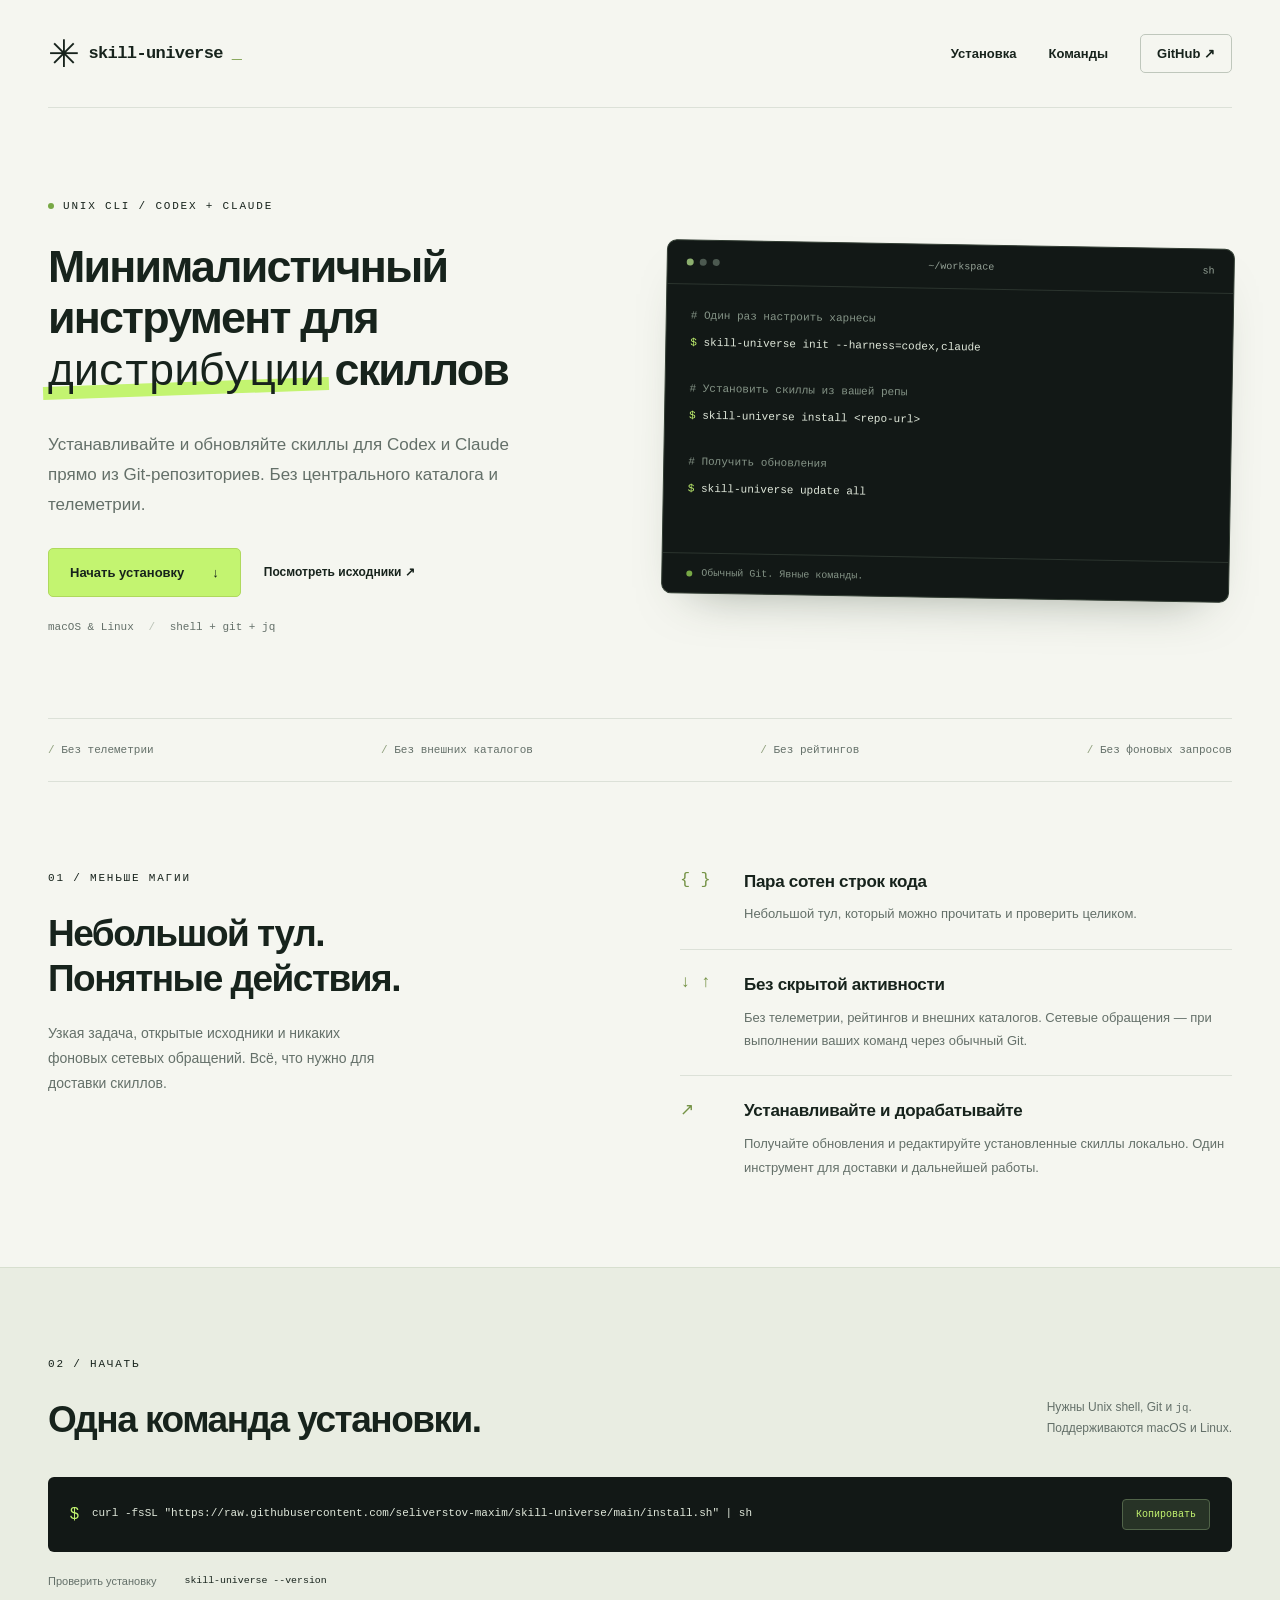
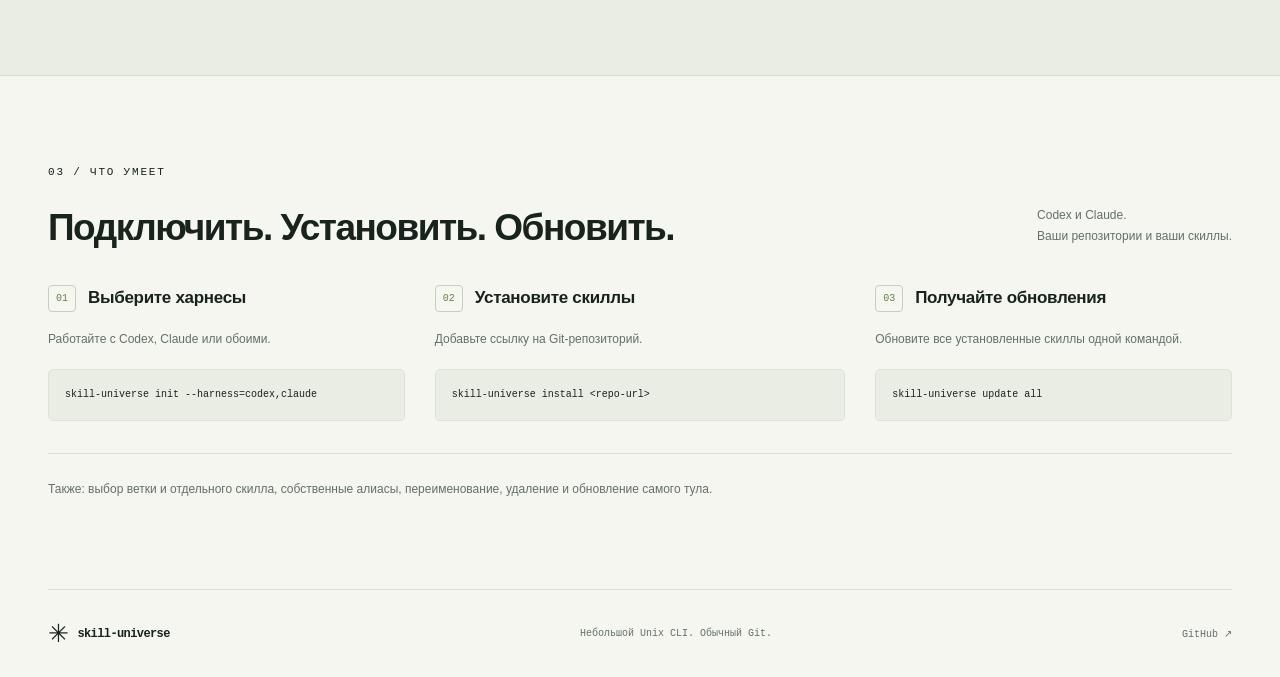
<file: site/index.html>
<!doctype html>
<html lang="ru">
<head>
  <meta charset="utf-8">
  <meta name="viewport" content="width=device-width, initial-scale=1">
  <title>Skill Universe — Git CLI для скиллов Codex и Claude</title>
  <meta name="description" content="Простой Unix CLI для установки и обновления AI-скиллов в Codex и Claude. Небольшой открытый код, без телеметрии и фоновых запросов. macOS и Linux.">
  <meta name="theme-color" content="#121816">
  <link rel="canonical" href="https://seliverstov-maxim.github.io/skill-universe/">
  <meta property="og:type" content="website">
  <meta property="og:locale" content="ru_RU">
  <meta property="og:title" content="Skill Universe — минималистичный инструмент для дистрибуции скиллов">
  <meta property="og:description" content="Устанавливайте и обновляйте скиллы для Codex и Claude прямо из Git-репозиториев. Без центрального каталога и телеметрии.">
  <meta property="og:url" content="https://seliverstov-maxim.github.io/skill-universe/">
  <meta name="twitter:card" content="summary">
  <link rel="icon" href="icon.svg" type="image/svg+xml">
  <link rel="stylesheet" href="style.css">
  <script type="application/ld+json">
  {"@context":"https://schema.org","@type":"SoftwareSourceCode","name":"Skill Universe","description":"Unix CLI для установки и обновления скиллов из Git-репозиториев в Codex и Claude.","codeRepository":"https://github.com/seliverstov-maxim/skill-universe","url":"https://seliverstov-maxim.github.io/skill-universe/","programmingLanguage":"Shell","runtimePlatform":"macOS, Linux","inLanguage":"ru"}
  </script>
</head>
<body>
<a class="skip" href="#main">К содержимому</a>
<header class="header wrap">
  <a class="brand" href="#" aria-label="Skill Universe — начало"><span class="mark" aria-hidden="true">✳</span> skill-universe<span class="cursor" aria-hidden="true">_</span></a>
  <nav aria-label="Навигация"><a href="#install">Установка</a><a href="#usage">Команды</a><a class="repo-link" href="https://github.com/seliverstov-maxim/skill-universe">GitHub <span aria-hidden="true">↗</span></a></nav>
</header>
<main id="main">
  <section class="hero wrap" aria-labelledby="title">
    <div class="hero-copy">
      <p class="eyebrow"><span class="status-dot"></span> UNIX CLI / CODEX + CLAUDE</p>
      <h1 id="title" class="descriptive-title">Минималистичный инструмент для <span class="git-word">дистрибуции<span class="underline" aria-hidden="true"></span></span> скиллов</h1>
      <p class="lead">Устанавливайте и обновляйте скиллы для Codex и Claude прямо из Git-репозиториев. Без центрального каталога и телеметрии.</p>
      <div class="actions"><a class="button primary" href="#install">Начать установку <span aria-hidden="true">↓</span></a><a class="text-link" href="https://github.com/seliverstov-maxim/skill-universe">Посмотреть исходники ↗</a></div>
      <p class="platforms">macOS &amp; Linux <span>/</span> shell + git + jq</p>
    </div>
    <div class="terminal hero-terminal" aria-label="Пример работы Skill Universe">
      <div class="terminal-bar"><span class="terminal-dots" aria-hidden="true"><i></i><i></i><i></i></span><span>~/workspace</span><span>sh</span></div>
      <div class="terminal-body">
        <p class="terminal-note"># Один раз настроить харнесы</p>
        <pre><code><span class="prompt">$</span> skill-universe init --harness=codex,claude</code></pre>
        <p class="terminal-note"># Установить скиллы из вашей репы</p>
        <pre><code><span class="prompt">$</span> skill-universe install &lt;repo-url&gt;</code></pre>
        <p class="terminal-note"># Получить обновления</p>
        <pre><code><span class="prompt">$</span> skill-universe update all</code></pre>
      </div>
      <div class="terminal-footer"><span class="status-dot"></span> Обычный Git. Явные команды.</div>
    </div>
  </section>
  <div class="principles wrap" aria-label="Принципы инструмента"><span>Без телеметрии</span><span>Без внешних каталогов</span><span>Без рейтингов</span><span>Без фоновых запросов</span></div>
  <section class="why wrap section" aria-labelledby="why-title">
    <div class="section-intro"><p class="eyebrow">01 / МЕНЬШЕ МАГИИ</p><h2 id="why-title">Небольшой тул.<br>Понятные действия.</h2><p>Узкая задача, открытые исходники и никаких фоновых сетевых обращений. Всё, что нужно для доставки скиллов.</p></div>
    <div class="reasons">
      <article><span class="reason-symbol" aria-hidden="true">{ }</span><div><h3>Пара сотен строк кода</h3><p>Небольшой тул, который можно прочитать и проверить целиком.</p></div></article>
      <article><span class="reason-symbol" aria-hidden="true">↓ ↑</span><div><h3>Без скрытой активности</h3><p>Без телеметрии, рейтингов и внешних каталогов. Сетевые обращения — при выполнении ваших команд через обычный Git.</p></div></article>
      <article><span class="reason-symbol" aria-hidden="true">↗</span><div><h3>Устанавливайте и дорабатывайте</h3><p>Получайте обновления и редактируйте установленные скиллы локально. Один инструмент для доставки и дальнейшей работы.</p></div></article>
    </div>
  </section>
  <section id="install" class="install-section section" aria-labelledby="install-title">
    <div class="wrap">
      <div class="section-heading"><div><p class="eyebrow">02 / НАЧАТЬ</p><h2 id="install-title">Одна команда установки.</h2></div><p>Нужны Unix shell, Git и <code>jq</code>.<br>Поддерживаются macOS и Linux.</p></div>
      <div class="install-command"><span class="prompt" aria-hidden="true">$</span><pre><code id="install-code">curl -fsSL "https://raw.githubusercontent.com/seliverstov-maxim/skill-universe/main/install.sh" | sh</code></pre><button type="button" id="copy" hidden>Копировать</button></div>
      <div class="verify"><span>Проверить установку</span><code>skill-universe --version</code></div>
    </div>
  </section>
  <section id="usage" class="wrap section usage" aria-labelledby="usage-title">
    <div class="section-heading"><div><p class="eyebrow">03 / ЧТО УМЕЕТ</p><h2 id="usage-title">Подключить. Установить. Обновить.</h2></div><p>Codex и Claude.<br>Ваши репозитории и ваши скиллы.</p></div>
    <div class="steps">
      <article class="step"><div class="step-title"><span class="step-number">01</span><h3>Выберите харнесы</h3></div><p>Работайте с Codex, Claude или обоими.</p><pre><code>skill-universe init --harness=codex,claude</code></pre></article>
      <article class="step"><div class="step-title"><span class="step-number">02</span><h3>Установите скиллы</h3></div><p>Добавьте ссылку на Git-репозиторий.</p><pre><code>skill-universe install &lt;repo-url&gt;</code></pre></article>
      <article class="step"><div class="step-title"><span class="step-number">03</span><h3>Получайте обновления</h3></div><p>Обновите все установленные скиллы одной командой.</p><pre><code>skill-universe update all</code></pre></article>
    </div>
    <p class="capabilities">Также: выбор ветки и отдельного скилла, собственные алиасы, переименование, удаление и обновление самого тула.</p>
  </section>
</main>
<footer class="footer wrap"><a class="brand" href="#"><span class="mark" aria-hidden="true">✳</span> skill-universe</a><p>Небольшой Unix CLI. Обычный Git.</p><a href="https://github.com/seliverstov-maxim/skill-universe">GitHub ↗</a></footer>
<script>
const button = document.getElementById('copy');
if (navigator.clipboard && window.isSecureContext) {
  button.hidden = false;
  button.addEventListener('click', async () => {
    try {
      await navigator.clipboard.writeText(document.getElementById('install-code').textContent);
      button.textContent = 'Скопировано ✓';
    } catch {
      button.textContent = 'Выделите команду вручную';
    }
  });
}
</script>
</body>
</html>
</file>
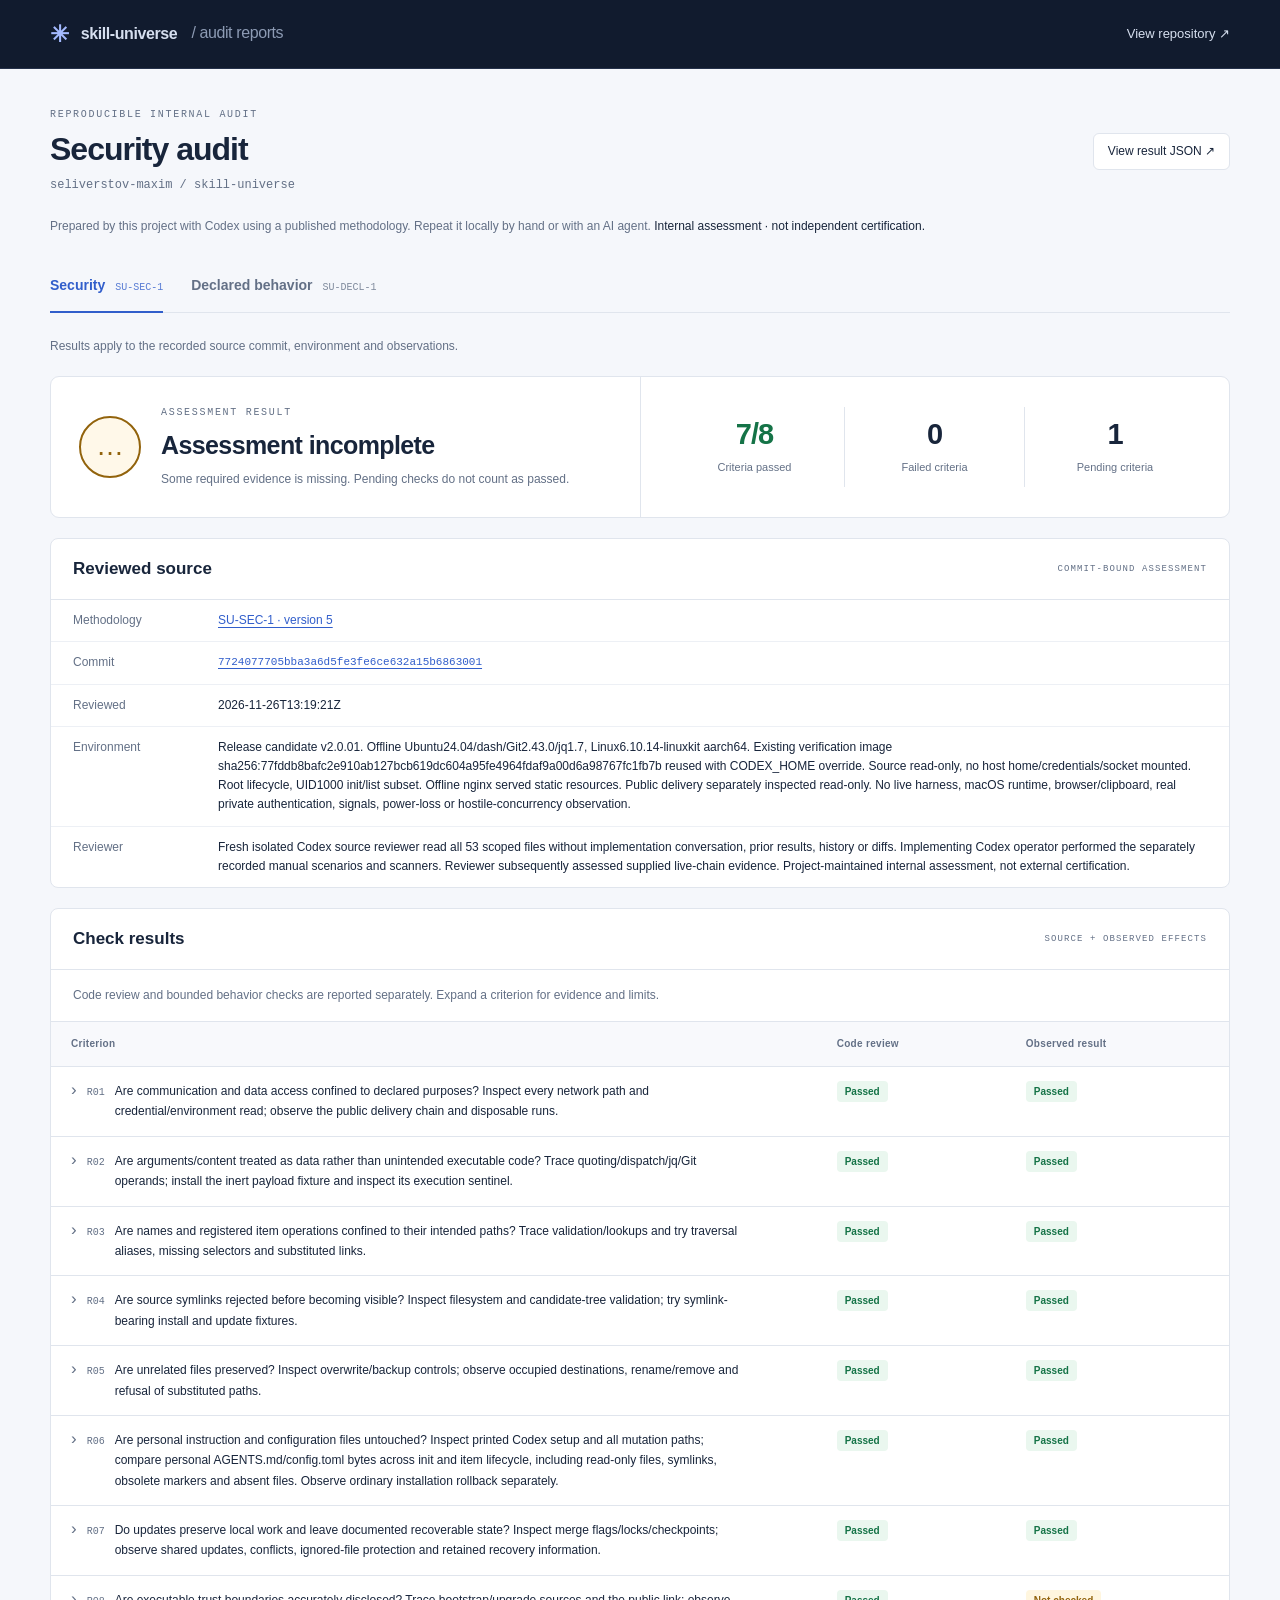
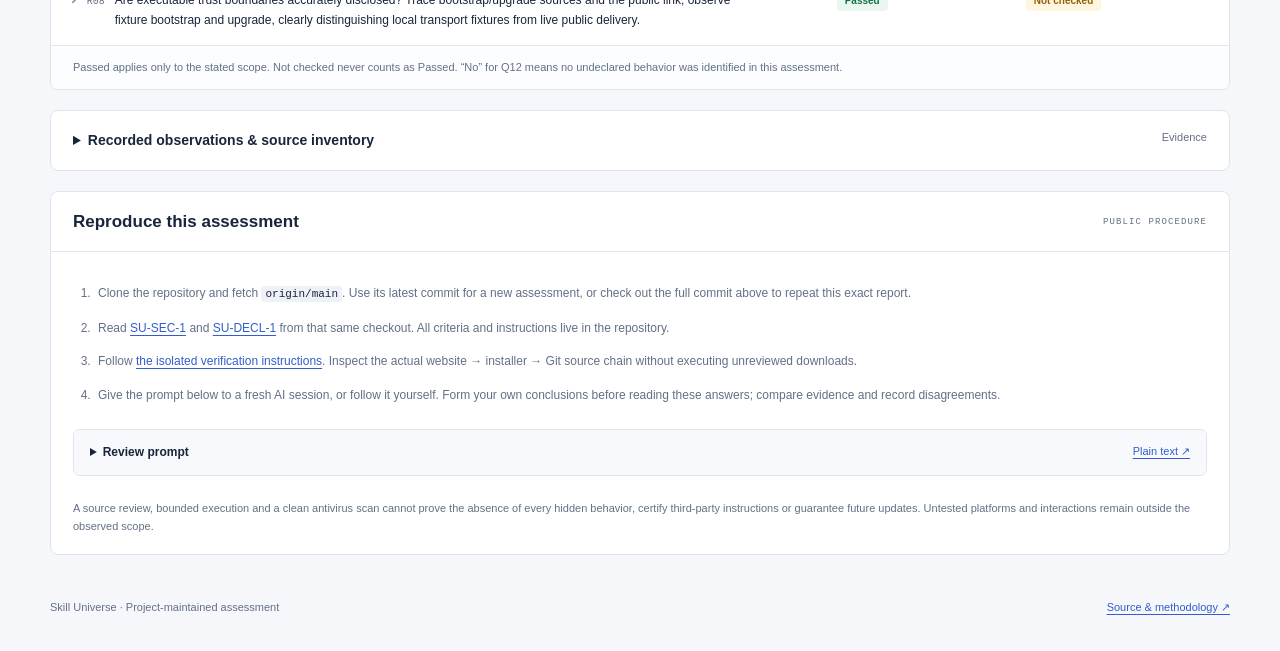
<file: docs/security/report.html>
<!doctype html>
<html lang="en">
<head>
  <meta charset="utf-8">
  <meta name="viewport" content="width=device-width, initial-scale=1">
  <title>Skill Universe — Audit results</title>
  <meta name="description" content="Reproducible internal audit results for Skill Universe: reviewed commit, individual checks, evidence and instructions for repeating the assessment.">
  <meta name="theme-color" content="#111b2e">
  <link rel="icon" href="../icon.svg" type="image/svg+xml">
  <link rel="stylesheet" href="report.css?v=2">
  <script src="report.js?v=2" defer></script>
</head>
<body>
<a class="skip" href="#main">Skip to results</a>
<header class="topbar"><div class="wrap topbar-content"><a class="brand" href="../index.html"><span aria-hidden="true">✳</span> skill-universe <span class="brand-label">/ audit reports</span></a><a href="https://github.com/seliverstov-maxim/skill-universe">View repository ↗</a></div></header>
<main id="main" class="wrap">
  <div class="heading"><div><p class="eyebrow">REPRODUCIBLE INTERNAL AUDIT</p><h1 id="report-title">Audit results</h1><p class="subtitle">seliverstov-maxim / skill-universe</p></div><a class="button" id="raw-report" hidden>View result JSON ↗</a></div>
  <p class="disclosure">Prepared by this project with Codex using a published methodology. Repeat it locally by hand or with an AI agent. <strong>Internal assessment · not independent certification.</strong></p>
  <nav class="method-tabs" aria-label="Audit methodologies"><a data-method="SU-SEC-1" href="report.html?method=SU-SEC-1">Security <span>SU-SEC-1</span></a><a data-method="SU-DECL-1" href="report.html?method=SU-DECL-1">Declared behavior <span>SU-DECL-1</span></a></nav>
  <p id="loading" role="status">Loading the committed report…</p>
  <noscript><p class="notice">JavaScript is needed to display the result data. Read the <a href="security-report.json">security result JSON</a> or <a href="declared-behavior-report.json">declared behavior result JSON</a> directly.</p></noscript>
  <section id="overview" class="overview" aria-label="Assessment summary" hidden>
    <div class="verdict"><div id="verdict-mark" class="verdict-mark" aria-hidden="true"></div><div><p class="eyebrow">ASSESSMENT RESULT</p><h2 id="verdict-title"></h2><p id="verdict-description"></p></div></div>
    <div id="metrics" class="metrics"></div>
  </section>
  <section class="panel" aria-labelledby="scope-title"><div class="panel-heading"><h2 id="scope-title">Reviewed source</h2><span class="panel-label">COMMIT-BOUND ASSESSMENT</span></div><dl id="identity" class="identity"></dl></section>
  <section class="panel" aria-labelledby="results-title">
    <div class="panel-heading"><h2 id="results-title">Check results</h2><span class="panel-label">SOURCE + OBSERVED EFFECTS</span></div>
    <p class="panel-intro">Code review and bounded behavior checks are reported separately. Expand a criterion for evidence and limits.</p>
    <div class="table-wrap"><table><thead><tr><th scope="col">Criterion</th><th scope="col">Code review</th><th scope="col">Observed result</th><th scope="col" id="answer-heading" hidden>Answer</th></tr></thead><tbody id="checks"></tbody></table></div>
    <p class="table-note">Passed applies only to the stated scope. Not checked never counts as Passed. “No” for Q12 means no undeclared behavior was identified in this assessment.</p>
  </section>
  <details class="panel evidence-panel"><summary>Recorded observations &amp; source inventory <span>Evidence</span></summary><div id="evidence" class="evidence-content"></div></details>
  <section class="panel reproduction" aria-labelledby="reproduce-title">
    <div class="panel-heading"><h2 id="reproduce-title">Reproduce this assessment</h2><span class="panel-label">PUBLIC PROCEDURE</span></div>
    <ol>
      <li>Clone the repository and fetch <code>origin/main</code>. Use its latest commit for a new assessment, or check out the full commit above to repeat this exact report.</li>
      <li>Read <a id="security-method" href="methodology.md">SU-SEC-1</a> and <a id="declared-method" href="declared-behavior-methodology.md">SU-DECL-1</a> from that same checkout. All criteria and instructions live in the repository.</li>
      <li>Follow <a id="verification-link" href="https://github.com/seliverstov-maxim/skill-universe/blob/main/verification/README.md">the isolated verification instructions</a>. Inspect the actual website → installer → Git source chain without executing unreviewed downloads.</li>
      <li>Give the prompt below to a fresh AI session, or follow it yourself. Form your own conclusions before reading these answers; compare evidence and record disagreements.</li>
    </ol>
    <details class="prompt-panel"><summary>Review prompt <a href="review-prompt.txt">Plain text ↗</a></summary><pre id="prompt">Loading repository prompt…</pre></details>
    <p class="limits">A source review, bounded execution and a clean antivirus scan cannot prove the absence of every hidden behavior, certify third-party instructions or guarantee future updates. Untested platforms and interactions remain outside the observed scope.</p>
  </section>
</main>
<footer class="wrap footer"><span>Skill Universe · Project-maintained assessment</span><a href="https://github.com/seliverstov-maxim/skill-universe">Source &amp; methodology ↗</a></footer>
</body>
</html>
</file>
<file: site/style.css>
:root{--bg:#f5f6f0;--ink:#17231c;--muted:#647069;--line:#dce1d8;--green:#c3f470;--terminal:#121816;--mono:ui-monospace,SFMono-Regular,Consolas,"Liberation Mono",monospace;--sans:Inter,-apple-system,BlinkMacSystemFont,"Segoe UI",sans-serif}
*{box-sizing:border-box}html{scroll-behavior:smooth;scroll-padding-top:28px}body{margin:0;background:var(--bg);color:var(--ink);font-family:var(--sans);-webkit-font-smoothing:antialiased}a{color:inherit;text-decoration:none}button{font:inherit;cursor:pointer}a,button,summary{touch-action:manipulation}a:focus-visible,button:focus-visible,summary:focus-visible{outline:3px solid #55852b;outline-offset:5px}::selection{background:var(--green);color:var(--ink)}.wrap{width:min(1184px,calc(100% - 96px));margin-inline:auto}.skip{position:absolute;left:20px;top:-100px;padding:12px;background:var(--green);z-index:10}.skip:focus{top:10px}.header{height:108px;display:flex;align-items:center;justify-content:space-between;border-bottom:1px solid var(--line)}.brand{display:inline-flex;gap:9px;align-items:center;font:600 17px var(--mono);letter-spacing:-.6px}.mark{font:38px var(--sans);line-height:1}.cursor{color:#6e9538}.header nav{display:flex;align-items:center;gap:32px;font-size:13px;font-weight:600}.header nav a:hover,.text-link:hover,.footer a:hover{color:#547830}.repo-link{border:1px solid #bfc7bc;padding:11px 16px;border-radius:5px}.hero{display:grid;grid-template-columns:1fr 1fr;gap:48px;padding-block:90px 74px;align-items:center}.eyebrow{font:11px/1.5 var(--mono);letter-spacing:1.8px;margin:0 0 26px;display:flex;align-items:center;gap:9px}.status-dot{width:6px;height:6px;background:#77a845;display:inline-block;border-radius:50%;flex-shrink:0}h1{font-size:clamp(52px,5.6vw,78px);letter-spacing:-4.5px;line-height:1.03;margin:0 0 30px;font-weight:650}.git-word{position:relative;z-index:0;white-space:nowrap;font-family:var(--mono);font-weight:500}.underline{position:absolute;left:-5px;right:-5px;bottom:5px;height:20px;background:var(--green);z-index:-1;transform:rotate(-2deg)}.lead{font-size:17px;line-height:1.75;color:var(--muted);max-width:465px;margin-bottom:28px}.actions{display:flex;align-items:center;gap:23px}.button{display:inline-flex;align-items:center;justify-content:center;gap:28px;border-radius:5px;padding:16px 21px;font-size:13px;font-weight:650;transition:transform .15s,background .15s}.primary{background:var(--green);color:#17231c;border:1px solid #afd95d}.primary:hover{background:#b5e65e;transform:translateY(-2px)}.text-link{font-size:12px;font-weight:600}.platforms{font:11px var(--mono);color:var(--muted);margin-top:24px}.platforms span{color:#bac2b6;margin:0 8px}.terminal{background:var(--terminal);color:#e0e8db;border:1px solid #323d33;border-radius:10px;overflow:hidden;box-shadow:0 24px 50px -30px #34453180}.hero-terminal{transform:rotate(1deg)}.terminal-bar{display:flex;align-items:center;justify-content:space-between;gap:20px;padding:16px 19px;border-bottom:1px solid #2b342e;font:10px var(--mono);color:#95a297}.terminal-dots{display:flex;gap:6px}.terminal-dots i{display:block;width:7px;height:7px;background:#4c5950;border-radius:50%}.terminal-dots i:first-child{background:#8caf6e}.terminal-body{padding:25px 24px}.terminal-note{font:11px var(--mono);color:#859487;margin:0 0 12px}.terminal pre{font-size:11px;margin:0 0 29px}.prompt{color:var(--green)}pre{font:12px/1.8 var(--mono);overflow:auto;max-width:100%;margin:0;tab-size:2}code{font-family:var(--mono);font-size:.9em}pre code{font-size:inherit}.terminal-path{border-left:1px solid #486038;padding-left:15px;display:flex;flex-direction:column;gap:8px;font:11px var(--mono);color:#b7c9b1}.path-label{color:#7d9476;font-size:8px;letter-spacing:1.6px}.path-arrow{color:#8cab74;margin:2px 0 6px}.muted{color:var(--muted)}.terminal-footer{display:flex;gap:9px;align-items:center;border-top:1px solid #2b342e;padding:14px 24px;font:10px var(--mono);color:#859487}.principles{display:flex;justify-content:space-between;border-block:1px solid var(--line);padding-block:25px;font:11px var(--mono);color:var(--muted)}.principles span:before{content:"/ ";color:#91a17f}.section{padding-block:88px}h2{font-size:37px;font-weight:600;line-height:1.2;letter-spacing:-1.5px;margin:0 0 20px}h3{font-size:17px;font-weight:600;line-height:1.4;margin:0 0 9px;letter-spacing:-.3px}.why{display:grid;grid-template-columns:1fr 1fr;gap:80px}.section-intro>p:last-child{font-size:14px;line-height:1.8;color:var(--muted);max-width:345px}.reasons article{display:flex;gap:24px;padding:23px 0;border-bottom:1px solid var(--line)}.reasons article:first-child{padding-top:0}.reasons article:last-child{border:0;padding-bottom:0}.reason-symbol{font:17px var(--mono);width:40px;flex-shrink:0;color:#759346}.reasons p{font-size:13px;line-height:1.8;color:var(--muted);margin:0}.install-section{background:#e9ede2;border-block:1px solid #d7dfcf}.section-heading{display:flex;align-items:end;justify-content:space-between;gap:30px;margin-bottom:34px}.section-heading h2{margin:0}.section-heading>p{font-size:12px;line-height:1.8;color:var(--muted);margin:0 0 3px}.install-command{background:var(--terminal);border-radius:6px;display:flex;gap:13px;align-items:center;padding:22px;color:#e0e8db}.install-command>pre{flex:1;min-width:0;font-size:11px}.install-command>button{background:#273326;border:1px solid #516449;color:#c3f470;border-radius:4px;padding:9px 13px;font:10px var(--mono);white-space:nowrap}.install-command>button[hidden]{display:none}.install-detail{font-size:12px;color:var(--muted);line-height:1.9;max-width:890px;margin:19px 0 26px}.install-section details{border-block:1px solid #cfd9c7}summary{cursor:pointer;display:flex;align-items:center;justify-content:space-between;padding:18px 0;font:12px var(--mono);list-style:none}summary::-webkit-details-marker{display:none}details[open] summary span{transform:rotate(45deg)}details pre{padding:4px 0 24px;font-size:11px}.verify{display:flex;gap:28px;margin-top:23px;align-items:center;font-size:11px;color:var(--muted)}.verify code{color:var(--ink)}.steps{display:grid;grid-template-columns:1fr 1.15fr 1fr;gap:30px}.step-title{display:flex;align-items:center;gap:12px;margin-bottom:17px}.step-title h3{margin:0}.step-number{font:10px var(--mono);padding:7px;border:1px solid #c6cfbe;border-radius:4px;color:#67814c}.step p{font-size:12px;color:var(--muted);line-height:1.8;margin:0 0 19px}.step pre{padding:16px;background:#e9ede4;border:1px solid #dce3d6;border-radius:5px;font-size:10px}.step p.step-caption{font-size:11px;margin-top:17px}.reference-grid{display:grid;grid-template-columns:1fr 1fr;margin-top:54px;border:1px solid var(--line);border-radius:7px;overflow:hidden}.repo-structure{padding:30px 34px;background:#eef0e8;border-right:1px solid var(--line)}.repo-structure .eyebrow,.command-reference .eyebrow{font-size:9px;margin-bottom:16px}.repo-structure pre{margin-block:23px;font-size:12px;color:#607554}.repo-structure>p:last-child{font-size:11px;line-height:1.8;color:var(--muted)}.command-reference{padding:30px 34px}.command-reference dl{margin:0}.command-reference dl>div{display:flex;justify-content:space-between;gap:10px;padding:12px 0;border-bottom:1px solid var(--line);font-size:11px}.command-reference dd{margin:0;color:var(--muted);text-align:right}.command-reference>p:last-child{font-size:10px;color:var(--muted);margin-top:22px}.config-note{display:flex;gap:22px;margin-top:32px;padding:24px 28px;border:1px dashed #bdc8b5;border-radius:5px}.config-icon{font:22px var(--mono);color:#789454;white-space:nowrap}.config-note h3{font-size:13px}.config-note p{font-size:11px;line-height:1.9;color:var(--muted);margin:0}.closing{border-top:1px solid var(--line);text-align:center;padding-block:68px 80px}.closing .eyebrow{justify-content:center;font-size:10px}.closing h2{font-size:35px;margin-bottom:27px}.footer{border-top:1px solid var(--line);display:flex;justify-content:space-between;align-items:center;padding-block:28px}.footer .brand{font-size:12px}.footer .mark{font-size:25px}.footer p,.footer>a:last-child{font:10px var(--mono);color:var(--muted)}
@media(min-width:1500px){.hero{padding-block:110px 90px}}
@media(max-width:1050px){.wrap{width:calc(100% - 56px)}.hero{gap:30px}h1{font-size:61px}.actions{gap:14px;flex-wrap:wrap}.terminal-body{padding:22px 18px}.hero-terminal pre{font-size:10px}.why{gap:45px}.steps{gap:18px}.step-title{gap:8px}.step-title h3{font-size:15px}.command-reference dl>div{display:block}.command-reference dd{text-align:left;margin-top:7px}}
@media(max-width:760px){.wrap{width:calc(100% - 40px)}.header{height:82px}.brand{font-size:13px}.mark{font-size:29px}.header nav{gap:17px;font-size:11px}.header nav>a:first-child{display:none}.repo-link{padding:8px 10px}.hero{grid-template-columns:1fr;padding-block:48px 39px;gap:40px}h1{font-size:66px;letter-spacing:-3.5px}.lead{font-size:15px;max-width:480px}.hero-terminal{transform:none;max-width:100%}.hero-terminal pre{font-size:11px}.terminal-body{padding:25px 20px}.principles{display:grid;grid-template-columns:1fr 1fr;gap:20px 12px;font-size:10px}.section{padding-block:52px}.why{grid-template-columns:1fr;gap:28px}.section-intro>p:last-child{max-width:none}h2{font-size:30px;letter-spacing:-1px}.section-heading{display:block;margin-bottom:25px}.section-heading>p{margin-top:20px}.steps{grid-template-columns:1fr;gap:29px}.step-title h3{font-size:17px}.step pre{font-size:11px}.step p{max-width:600px}.reference-grid{grid-template-columns:1fr;margin-top:36px}.repo-structure{border-right:0;border-bottom:1px solid var(--line)}.repo-structure,.command-reference{padding:25px}.command-reference dl>div{display:flex}.command-reference dd{text-align:right;margin:0}.install-command{flex-wrap:wrap;padding:17px;gap:10px}.install-command pre{flex-basis:85%;font-size:10px}.install-command button{margin-left:22px}.verify{flex-wrap:wrap;gap:13px}.config-note{padding:20px;gap:14px}.closing{padding-block:45px 55px}.closing h2{font-size:29px}.footer{flex-wrap:wrap;gap:12px}.footer p{flex-basis:100%;order:3;margin:0}.platforms{font-size:10px}}
@media(prefers-reduced-motion:reduce){html{scroll-behavior:auto}.button{transition:none}}

.capabilities{margin:32px 0 0;padding-top:24px;border-top:1px solid var(--line);font-size:12px;line-height:1.9;color:var(--muted)}

h1.descriptive-title{font-size:clamp(32px,3.5vw,50px);letter-spacing:-1.8px;line-height:1.16}h1.descriptive-title .underline{height:13px;bottom:3px}
</file>
<file: docs/security/report.css>
:root{color-scheme:light;--ink:#18253b;--muted:#637086;--line:#e0e5ed;--bg:#f5f7fb;--blue:#315ecb;--green:#157347;--red:#b42332;--amber:#92630c}
*{box-sizing:border-box}
body{margin:0;background:var(--bg);color:var(--ink);font:14px/1.6 -apple-system,BlinkMacSystemFont,"Segoe UI",sans-serif}
a{color:var(--blue);text-underline-offset:3px}a:hover{text-decoration:underline}a:focus-visible,summary:focus-visible{outline:3px solid #83a8ff;outline-offset:4px}
[hidden]{display:none!important}.wrap{width:min(1180px,100% - 64px);margin-inline:auto}.skip{position:absolute;left:20px;top:-100px;padding:12px;background:white;z-index:2}.skip:focus{top:12px}
.topbar{background:#111b2e;color:#d6dfef;border-bottom:1px solid #25314a}.topbar-content{min-height:68px;display:flex;align-items:center;justify-content:space-between;gap:24px}.topbar a{color:inherit;text-decoration:none;font-size:13px}.topbar .brand{font-size:16px;font-weight:650;letter-spacing:-.4px}.brand>span:first-child{font-size:23px;color:#a4baff;vertical-align:middle;margin-right:8px}.brand-label{color:#8d9bb4;font-weight:400;margin-left:10px}
.heading{display:flex;align-items:center;justify-content:space-between;gap:24px;margin-top:38px}.eyebrow{font:10px/1.5 ui-monospace,SFMono-Regular,Consolas,monospace;letter-spacing:1.7px;color:var(--muted);margin:0 0 8px}h1{font-size:32px;line-height:1.2;letter-spacing:-1px;margin:0}h2{font-size:17px;line-height:1.4;margin:0}h3{font-size:14px}.subtitle{margin:8px 0 0;color:var(--muted);font:12px/1.6 ui-monospace,SFMono-Regular,Consolas,monospace}.button{padding:8px 14px;border:1px solid var(--line);border-radius:6px;background:white;font-size:12px;text-decoration:none;color:var(--ink);white-space:nowrap}
.disclosure{font-size:12px;line-height:1.8;color:var(--muted);max-width:900px;margin:20px 0 25px}.disclosure strong{font-weight:500;color:var(--ink);white-space:normal}
.method-tabs{display:flex;gap:28px;border-bottom:1px solid var(--line);margin-bottom:24px}.method-tabs a{padding:12px 0 14px;text-decoration:none;color:var(--muted);border-bottom:2px solid transparent;margin-bottom:-1px;font-weight:600}.method-tabs a[aria-current=page]{border-color:var(--blue);color:var(--blue)}.method-tabs span{font:10px ui-monospace,monospace;margin-left:6px;opacity:.8}
#loading{color:var(--muted);font-size:12px}.notice{padding:15px;background:#fff6df;border:1px solid #e7d7ac;border-radius:6px}
.overview{display:grid;grid-template-columns:1fr 1fr;background:white;border:1px solid var(--line);border-radius:9px;margin:20px 0;overflow:hidden}.verdict{display:flex;gap:20px;align-items:center;padding:28px}.verdict h2{font-size:25px;letter-spacing:-.6px}.verdict p:last-child{color:var(--muted);font-size:12px;max-width:410px;margin:7px 0 0}.verdict-mark{flex:0 0 62px;height:62px;display:grid;place-items:center;border:2px solid currentColor;border-radius:50%;font-size:28px}.verdict-mark.passing{color:var(--green);background:#eef9f3}.verdict-mark.failing{color:var(--red);background:#fff0f1}.verdict-mark.incomplete{color:var(--amber);background:#fff8e9}.metrics{display:grid;grid-template-columns:repeat(3,1fr);align-items:center;padding:24px;border-left:1px solid var(--line)}.metric{text-align:center;border-right:1px solid var(--line);padding:10px}.metric:last-child{border:0}.metric strong{display:block;font-size:29px;line-height:1.2;letter-spacing:-1px}.metric span{display:block;font-size:11px;color:var(--muted);margin-top:8px}.metric .good{color:var(--green)}.metric .bad{color:var(--red)}
.panel{margin:20px 0;background:white;border:1px solid var(--line);border-radius:8px;overflow:hidden}.panel-heading{display:flex;justify-content:space-between;align-items:center;gap:18px;padding:18px 22px;border-bottom:1px solid var(--line)}.panel-label{font:9px ui-monospace,monospace;letter-spacing:1.1px;color:var(--muted);text-align:right}.panel-intro{font-size:12px;color:var(--muted);margin:16px 22px}.identity{display:grid;grid-template-columns:145px minmax(0,1fr);margin:0;font-size:12px}.identity dt{padding:11px 22px;color:var(--muted);border-bottom:1px solid #edf0f5}.identity dd{padding:11px 22px;margin:0;border-bottom:1px solid #edf0f5;overflow-wrap:anywhere}.identity dt:last-of-type,.identity dd:last-child{border-bottom:0}.identity dd.mono{font:11px/1.8 ui-monospace,SFMono-Regular,Consolas,monospace}
.table-wrap{overflow-x:auto}table{border-collapse:collapse;width:100%;font-size:12px}th{text-align:left;background:#f8f9fc;color:var(--muted);font-size:10px;letter-spacing:.3px;font-weight:600;white-space:nowrap}th,td{padding:14px 20px;border-top:1px solid var(--line);vertical-align:top}th:first-child{width:65%}th:not(:first-child),td:not(:first-child){white-space:nowrap}td:first-child{min-width:280px}td details{max-width:680px}td summary{display:flex;align-items:baseline;gap:10px;cursor:pointer;list-style:none}td summary::-webkit-details-marker{display:none}td summary::before{content:'›';color:var(--muted);font-size:17px;line-height:1;transition:transform .15s}td details[open] summary::before{transform:rotate(90deg)}.check-id{font:10px/1.7 ui-monospace,monospace;color:var(--muted);flex-shrink:0}.check-name{line-height:1.7}.check-detail{margin:14px 0 0 23px;color:var(--muted);font-size:12px;white-space:normal}.check-detail p{margin:0 0 12px}.source-links{display:flex;flex-wrap:wrap;gap:6px 13px}.source-links a{font:10px/1.6 ui-monospace,monospace;overflow-wrap:anywhere}.table-note{padding:13px 22px;margin:0;font-size:11px;color:var(--muted);border-top:1px solid var(--line);background:#fcfdff}
.status{display:inline-flex;align-items:center;gap:5px;border-radius:4px;padding:3px 8px;font-size:10px;font-weight:600;line-height:1.5;white-space:nowrap}.status.passed,.status.passing{background:#eaf7ef;color:var(--green)}.status.failed,.status.failing{background:#fff0f1;color:var(--red)}.status.not-checked,.status.incomplete{background:#fff6df;color:var(--amber)}.status.not-applicable{background:#eef1f5;color:var(--muted)}.answer{font-size:11px;color:var(--ink)}
.evidence-panel>summary{padding:18px 22px;font-weight:600;cursor:pointer}.evidence-panel>summary span{float:right;color:var(--muted);font-size:11px;font-weight:400}.evidence-content{padding:0 22px 20px}.observation{padding:14px 0;border-bottom:1px solid var(--line)}.observation h3{display:inline;margin-right:10px;font-size:12px}.observation p{font-size:12px;color:var(--muted);margin:8px 0 0}.inventory{max-height:300px;overflow:auto;font:10px/1.9 ui-monospace,monospace;white-space:pre; background:#f8f9fc;padding:16px;border-radius:5px}.reproduction ol{padding:6px 35px 0 43px;font-size:12px}.reproduction li{padding-left:4px;margin:14px 0;color:var(--muted)}code,pre{font:11px/1.8 ui-monospace,SFMono-Regular,Consolas,monospace}code{background:#eef1f7;padding:2px 4px;border-radius:3px;color:var(--ink)}.prompt-panel{margin:24px 22px;border:1px solid var(--line);border-radius:6px;overflow:hidden}.prompt-panel>summary{cursor:pointer;padding:13px 16px;font-size:12px;font-weight:600;background:#f8f9fc}.prompt-panel a{float:right;font-size:11px;font-weight:400}pre{padding:20px;margin:0;background:#111b2e;color:#dce5f5;white-space:pre-wrap;overflow-wrap:anywhere}.limits{font-size:11px;color:var(--muted);padding:0 22px 8px}.footer{display:flex;justify-content:space-between;gap:20px;padding-block:24px 35px;font-size:11px;color:var(--muted)}
@media(max-width:850px){.overview{grid-template-columns:1fr}.metrics{border-left:0;border-top:1px solid var(--line);padding:15px}.panel-label{display:none}.brand-label{display:none}}
@media(max-width:540px){.wrap{width:calc(100% - 28px)}.topbar-content{min-height:58px;gap:12px}.topbar a{font-size:11px}.topbar .brand{font-size:14px}.heading{margin-top:26px;align-items:flex-start;flex-direction:column;gap:12px}h1{font-size:27px}.method-tabs{gap:20px}.method-tabs a{font-size:12px}.method-tabs span{display:block;margin:3px 0 0}.verdict{padding:22px 18px;gap:15px}.verdict-mark{flex-basis:48px;height:48px;font-size:23px}.verdict h2{font-size:22px}.identity{grid-template-columns:100px 1fr}.identity dt,.identity dd{padding:10px 14px}th,td{padding:12px 14px}.panel-heading{padding:16px}.panel-intro{margin:14px 16px}.footer{flex-direction:column;gap:8px}}
</file>
